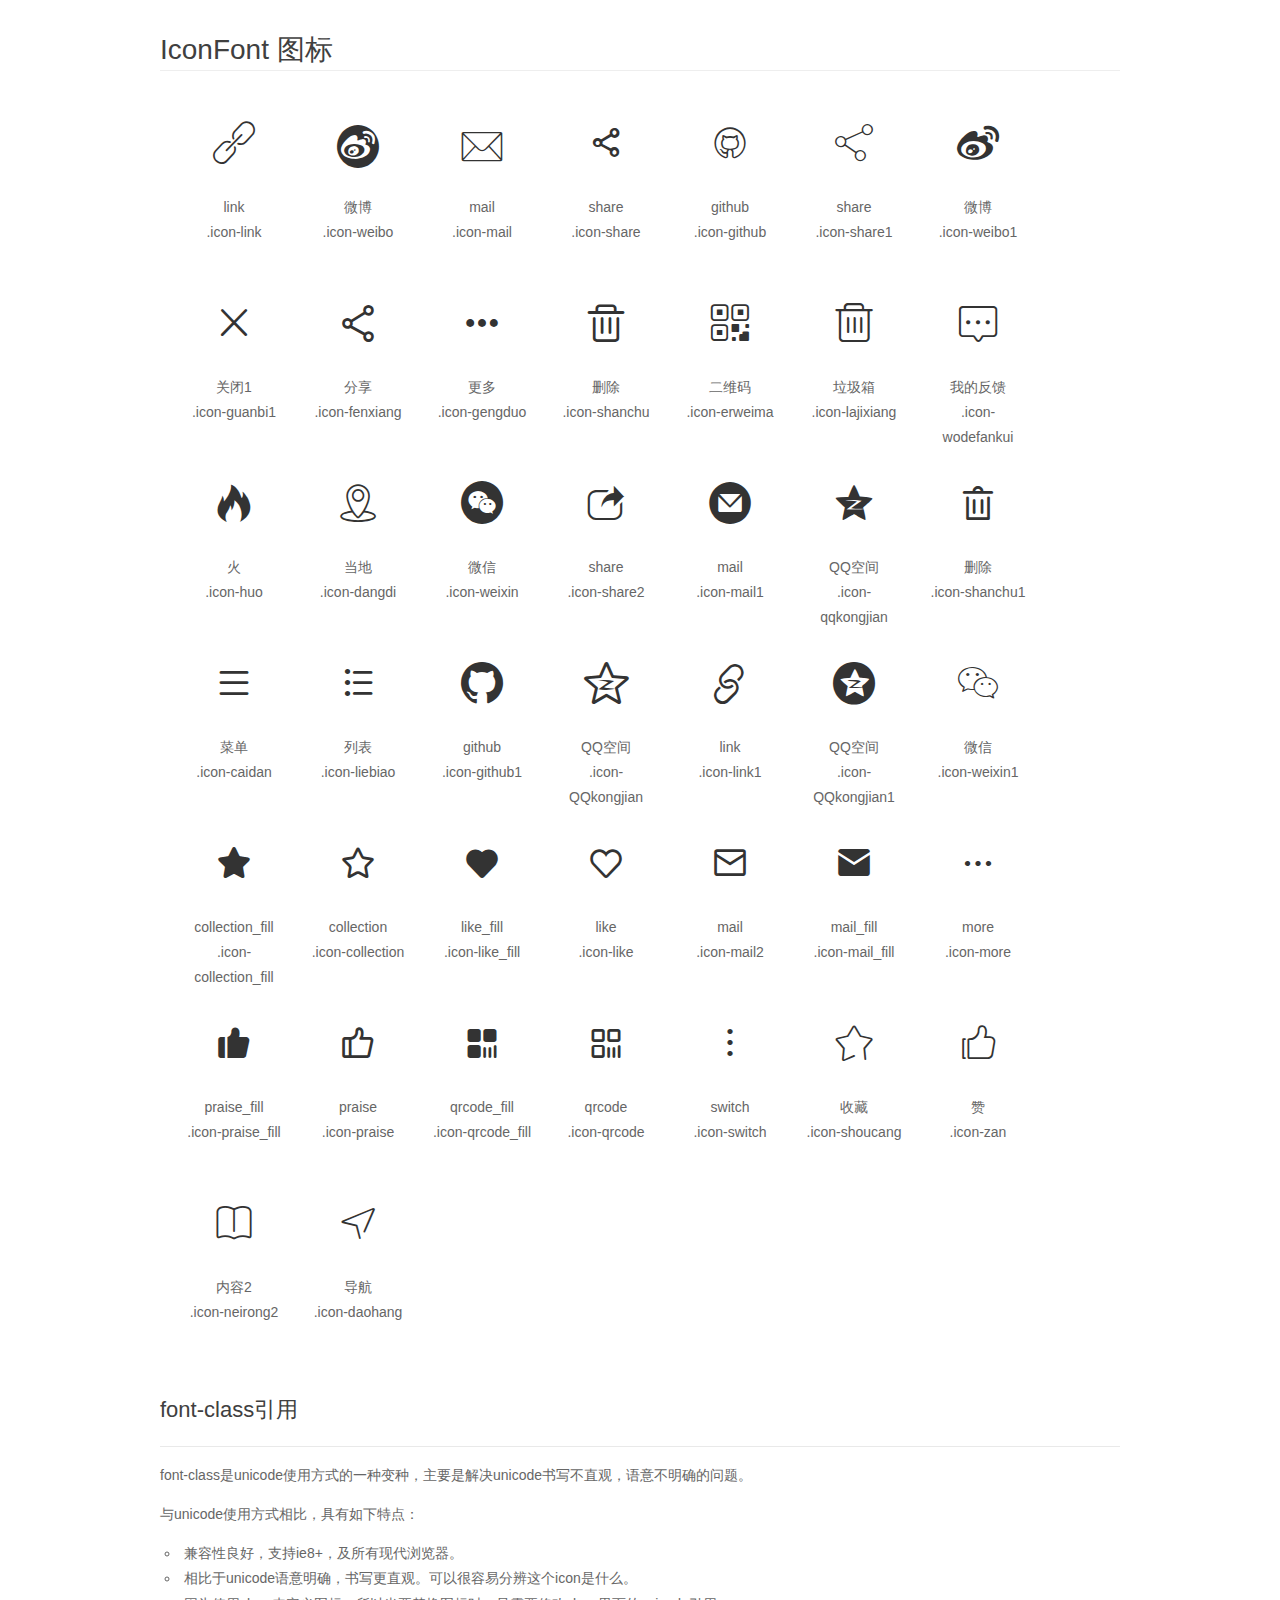
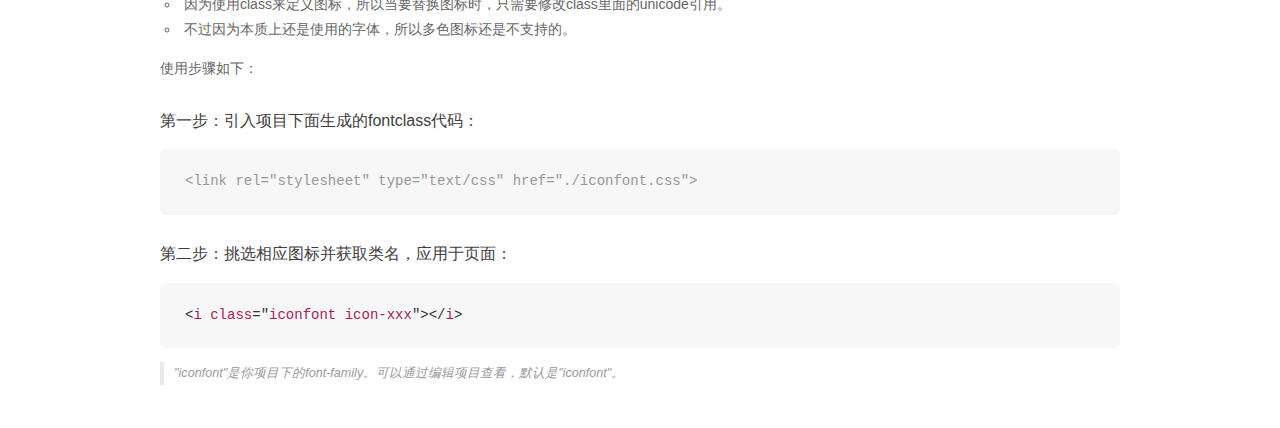
<file: fonts/font_lokn0dz1xbsjdcxr/demo_fontclass.html>
<!DOCTYPE html>
<html>
<head>
    <meta charset="utf-8"/>
    <title>IconFont</title>
    <link rel="stylesheet" href="demo.css">
    <link rel="stylesheet" href="iconfont.css">
</head>
<body>
    <div class="main markdown">
        <h1>IconFont 图标</h1>
        <ul class="icon_lists clear">
            
                <li>
                <i class="icon iconfont icon-link"></i>
                    <div class="name">link</div>
                    <div class="fontclass">.icon-link</div>
                </li>
            
                <li>
                <i class="icon iconfont icon-weibo"></i>
                    <div class="name">微博</div>
                    <div class="fontclass">.icon-weibo</div>
                </li>
            
                <li>
                <i class="icon iconfont icon-mail"></i>
                    <div class="name">mail</div>
                    <div class="fontclass">.icon-mail</div>
                </li>
            
                <li>
                <i class="icon iconfont icon-share"></i>
                    <div class="name">share</div>
                    <div class="fontclass">.icon-share</div>
                </li>
            
                <li>
                <i class="icon iconfont icon-github"></i>
                    <div class="name">github</div>
                    <div class="fontclass">.icon-github</div>
                </li>
            
                <li>
                <i class="icon iconfont icon-share1"></i>
                    <div class="name">share</div>
                    <div class="fontclass">.icon-share1</div>
                </li>
            
                <li>
                <i class="icon iconfont icon-weibo1"></i>
                    <div class="name">微博</div>
                    <div class="fontclass">.icon-weibo1</div>
                </li>
            
                <li>
                <i class="icon iconfont icon-guanbi1"></i>
                    <div class="name">关闭1</div>
                    <div class="fontclass">.icon-guanbi1</div>
                </li>
            
                <li>
                <i class="icon iconfont icon-fenxiang"></i>
                    <div class="name">分享</div>
                    <div class="fontclass">.icon-fenxiang</div>
                </li>
            
                <li>
                <i class="icon iconfont icon-gengduo"></i>
                    <div class="name">更多</div>
                    <div class="fontclass">.icon-gengduo</div>
                </li>
            
                <li>
                <i class="icon iconfont icon-shanchu"></i>
                    <div class="name">删除</div>
                    <div class="fontclass">.icon-shanchu</div>
                </li>
            
                <li>
                <i class="icon iconfont icon-erweima"></i>
                    <div class="name">二维码</div>
                    <div class="fontclass">.icon-erweima</div>
                </li>
            
                <li>
                <i class="icon iconfont icon-lajixiang"></i>
                    <div class="name">垃圾箱</div>
                    <div class="fontclass">.icon-lajixiang</div>
                </li>
            
                <li>
                <i class="icon iconfont icon-wodefankui"></i>
                    <div class="name">我的反馈</div>
                    <div class="fontclass">.icon-wodefankui</div>
                </li>
            
                <li>
                <i class="icon iconfont icon-huo"></i>
                    <div class="name">火</div>
                    <div class="fontclass">.icon-huo</div>
                </li>
            
                <li>
                <i class="icon iconfont icon-dangdi"></i>
                    <div class="name">当地</div>
                    <div class="fontclass">.icon-dangdi</div>
                </li>
            
                <li>
                <i class="icon iconfont icon-weixin"></i>
                    <div class="name">微信</div>
                    <div class="fontclass">.icon-weixin</div>
                </li>
            
                <li>
                <i class="icon iconfont icon-share2"></i>
                    <div class="name">share</div>
                    <div class="fontclass">.icon-share2</div>
                </li>
            
                <li>
                <i class="icon iconfont icon-mail1"></i>
                    <div class="name">mail</div>
                    <div class="fontclass">.icon-mail1</div>
                </li>
            
                <li>
                <i class="icon iconfont icon-qqkongjian"></i>
                    <div class="name">QQ空间</div>
                    <div class="fontclass">.icon-qqkongjian</div>
                </li>
            
                <li>
                <i class="icon iconfont icon-shanchu1"></i>
                    <div class="name">删除</div>
                    <div class="fontclass">.icon-shanchu1</div>
                </li>
            
                <li>
                <i class="icon iconfont icon-caidan"></i>
                    <div class="name">菜单</div>
                    <div class="fontclass">.icon-caidan</div>
                </li>
            
                <li>
                <i class="icon iconfont icon-liebiao"></i>
                    <div class="name">列表</div>
                    <div class="fontclass">.icon-liebiao</div>
                </li>
            
                <li>
                <i class="icon iconfont icon-github1"></i>
                    <div class="name">github</div>
                    <div class="fontclass">.icon-github1</div>
                </li>
            
                <li>
                <i class="icon iconfont icon-QQkongjian"></i>
                    <div class="name">QQ空间</div>
                    <div class="fontclass">.icon-QQkongjian</div>
                </li>
            
                <li>
                <i class="icon iconfont icon-link1"></i>
                    <div class="name">link</div>
                    <div class="fontclass">.icon-link1</div>
                </li>
            
                <li>
                <i class="icon iconfont icon-QQkongjian1"></i>
                    <div class="name">QQ空间</div>
                    <div class="fontclass">.icon-QQkongjian1</div>
                </li>
            
                <li>
                <i class="icon iconfont icon-weixin1"></i>
                    <div class="name">微信</div>
                    <div class="fontclass">.icon-weixin1</div>
                </li>
            
                <li>
                <i class="icon iconfont icon-collection_fill"></i>
                    <div class="name">collection_fill</div>
                    <div class="fontclass">.icon-collection_fill</div>
                </li>
            
                <li>
                <i class="icon iconfont icon-collection"></i>
                    <div class="name">collection</div>
                    <div class="fontclass">.icon-collection</div>
                </li>
            
                <li>
                <i class="icon iconfont icon-like_fill"></i>
                    <div class="name">like_fill</div>
                    <div class="fontclass">.icon-like_fill</div>
                </li>
            
                <li>
                <i class="icon iconfont icon-like"></i>
                    <div class="name">like</div>
                    <div class="fontclass">.icon-like</div>
                </li>
            
                <li>
                <i class="icon iconfont icon-mail2"></i>
                    <div class="name">mail</div>
                    <div class="fontclass">.icon-mail2</div>
                </li>
            
                <li>
                <i class="icon iconfont icon-mail_fill"></i>
                    <div class="name">mail_fill</div>
                    <div class="fontclass">.icon-mail_fill</div>
                </li>
            
                <li>
                <i class="icon iconfont icon-more"></i>
                    <div class="name">more</div>
                    <div class="fontclass">.icon-more</div>
                </li>
            
                <li>
                <i class="icon iconfont icon-praise_fill"></i>
                    <div class="name">praise_fill</div>
                    <div class="fontclass">.icon-praise_fill</div>
                </li>
            
                <li>
                <i class="icon iconfont icon-praise"></i>
                    <div class="name">praise</div>
                    <div class="fontclass">.icon-praise</div>
                </li>
            
                <li>
                <i class="icon iconfont icon-qrcode_fill"></i>
                    <div class="name">qrcode_fill</div>
                    <div class="fontclass">.icon-qrcode_fill</div>
                </li>
            
                <li>
                <i class="icon iconfont icon-qrcode"></i>
                    <div class="name">qrcode</div>
                    <div class="fontclass">.icon-qrcode</div>
                </li>
            
                <li>
                <i class="icon iconfont icon-switch"></i>
                    <div class="name">switch</div>
                    <div class="fontclass">.icon-switch</div>
                </li>
            
                <li>
                <i class="icon iconfont icon-shoucang"></i>
                    <div class="name"> 收藏</div>
                    <div class="fontclass">.icon-shoucang</div>
                </li>
            
                <li>
                <i class="icon iconfont icon-zan"></i>
                    <div class="name">赞</div>
                    <div class="fontclass">.icon-zan</div>
                </li>
            
                <li>
                <i class="icon iconfont icon-neirong2"></i>
                    <div class="name"> 内容2</div>
                    <div class="fontclass">.icon-neirong2</div>
                </li>
            
                <li>
                <i class="icon iconfont icon-daohang"></i>
                    <div class="name">导航</div>
                    <div class="fontclass">.icon-daohang</div>
                </li>
            
        </ul>

        <h2 id="font-class-">font-class引用</h2>
        <hr>

        <p>font-class是unicode使用方式的一种变种，主要是解决unicode书写不直观，语意不明确的问题。</p>
        <p>与unicode使用方式相比，具有如下特点：</p>
        <ul>
        <li>兼容性良好，支持ie8+，及所有现代浏览器。</li>
        <li>相比于unicode语意明确，书写更直观。可以很容易分辨这个icon是什么。</li>
        <li>因为使用class来定义图标，所以当要替换图标时，只需要修改class里面的unicode引用。</li>
        <li>不过因为本质上还是使用的字体，所以多色图标还是不支持的。</li>
        </ul>
        <p>使用步骤如下：</p>
        <h3 id="-fontclass-">第一步：引入项目下面生成的fontclass代码：</h3>


        <pre><code class="lang-js hljs javascript"><span class="hljs-comment">&lt;link rel="stylesheet" type="text/css" href="./iconfont.css"&gt;</span></code></pre>
        <h3 id="-">第二步：挑选相应图标并获取类名，应用于页面：</h3>
        <pre><code class="lang-css hljs">&lt;<span class="hljs-selector-tag">i</span> <span class="hljs-selector-tag">class</span>="<span class="hljs-selector-tag">iconfont</span> <span class="hljs-selector-tag">icon-xxx</span>"&gt;&lt;/<span class="hljs-selector-tag">i</span>&gt;</code></pre>
        <blockquote>
        <p>"iconfont"是你项目下的font-family。可以通过编辑项目查看，默认是"iconfont"。</p>
        </blockquote>
    </div>
</body>
</html>
</file>
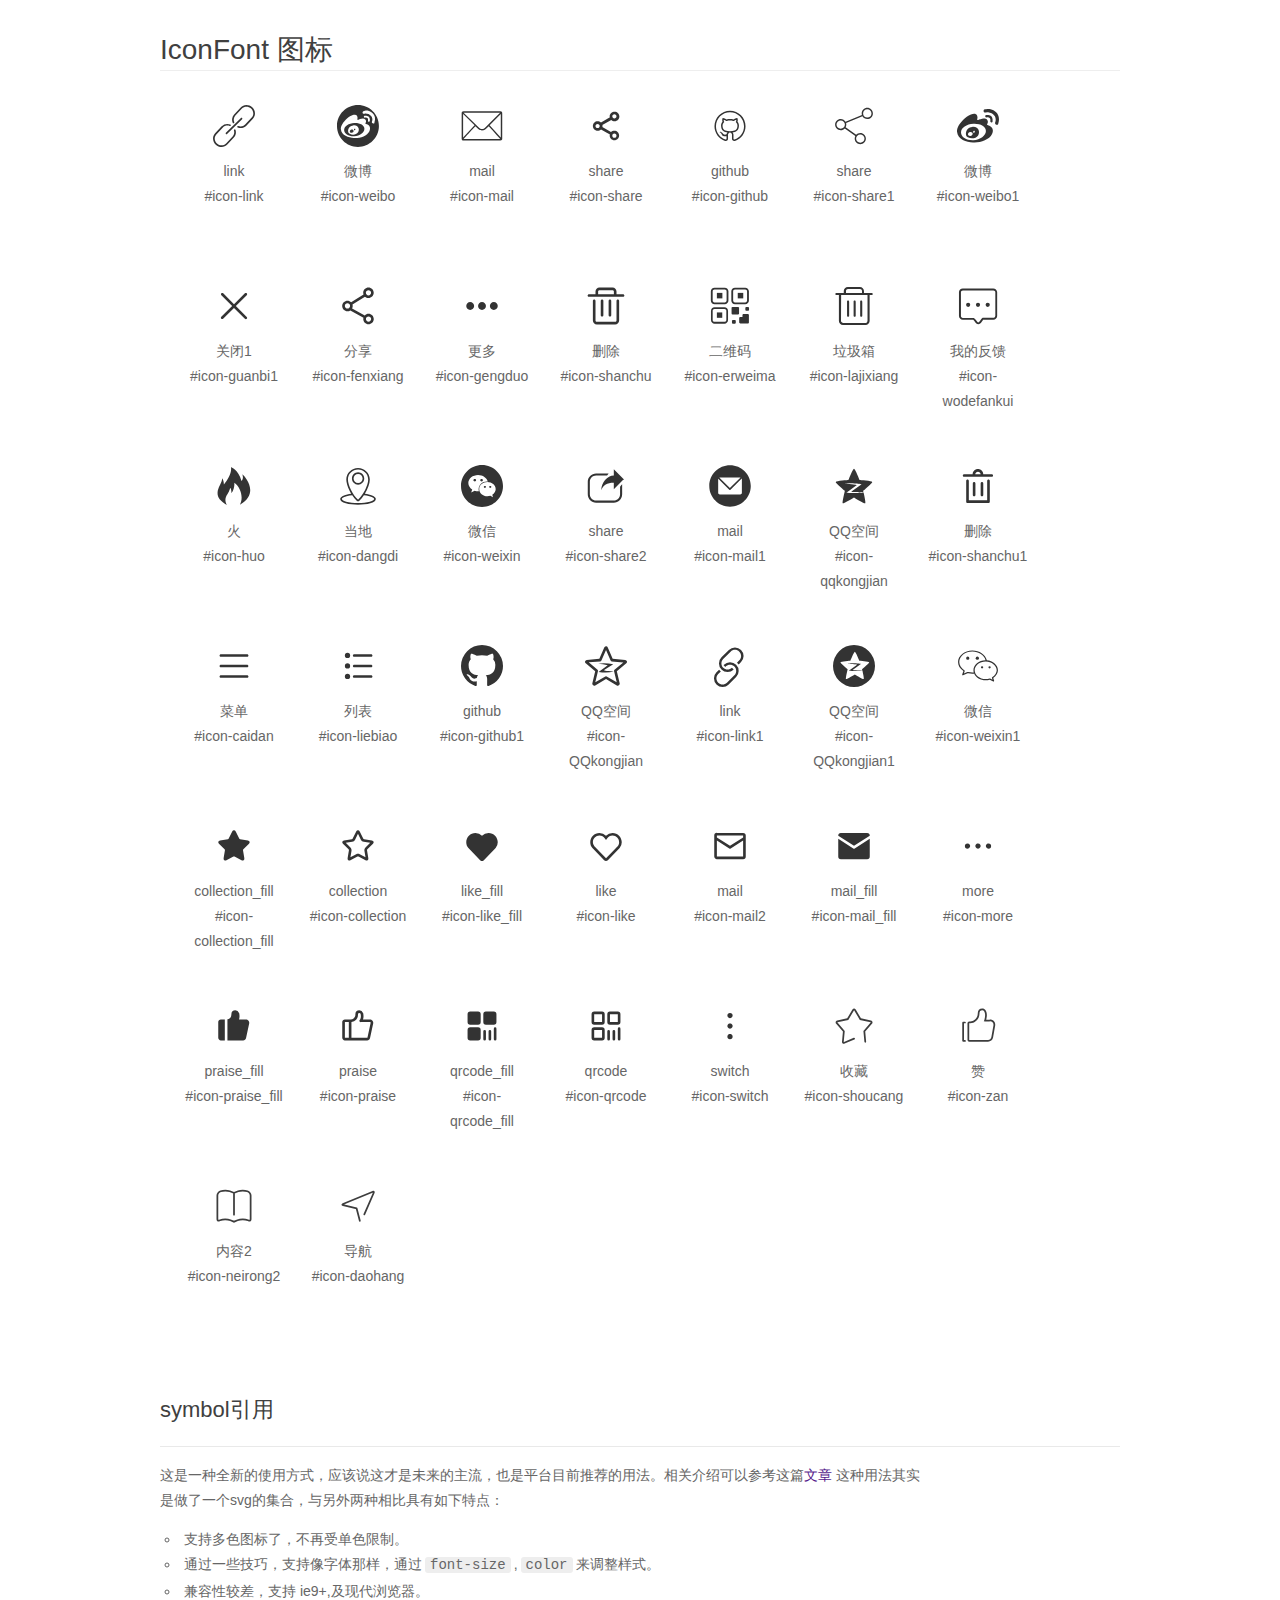
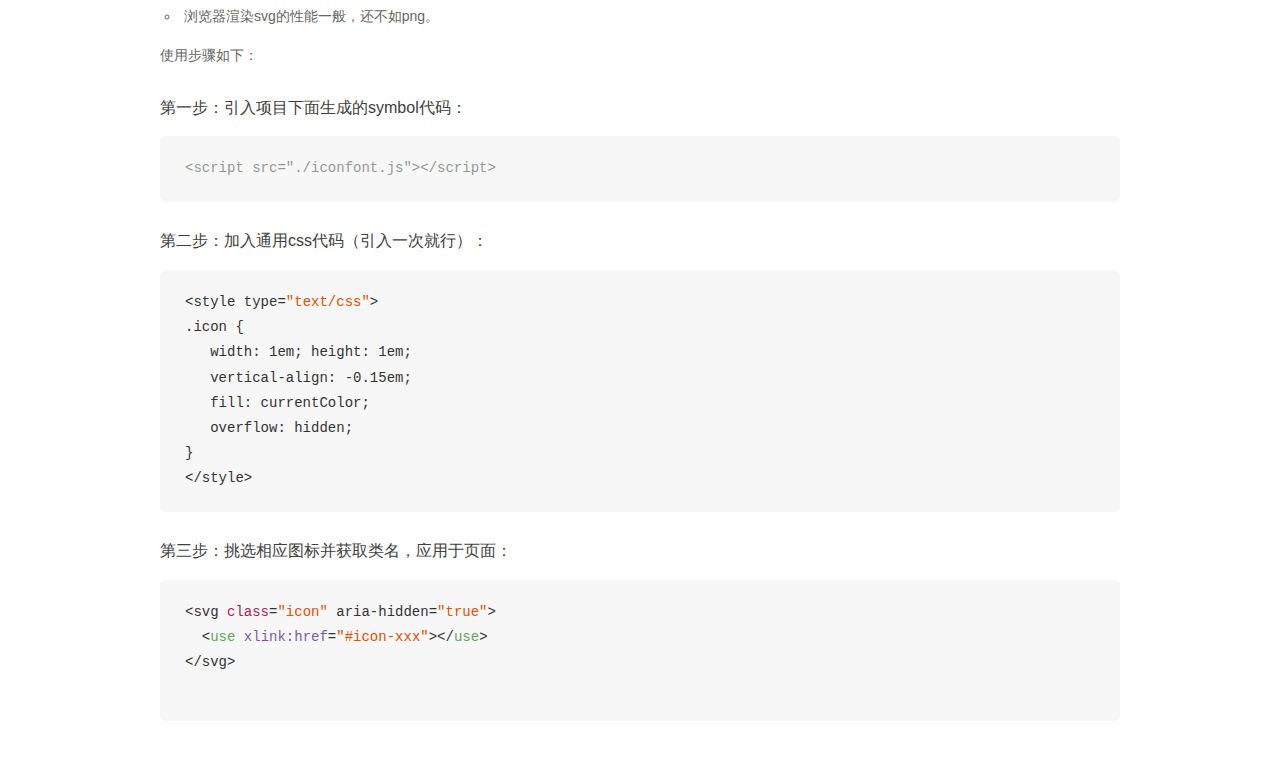
<file: fonts/font_lokn0dz1xbsjdcxr/demo_symbol.html>
<!DOCTYPE html>
<html>
<head>
    <meta charset="utf-8"/>
    <title>IconFont</title>
    <link rel="stylesheet" href="demo.css">
    <script src="iconfont.js"></script>

    <style type="text/css">
        .icon {
          /* 通过设置 font-size 来改变图标大小 */
          width: 1em; height: 1em;
          /* 图标和文字相邻时，垂直对齐 */
          vertical-align: -0.15em;
          /* 通过设置 color 来改变 SVG 的颜色/fill */
          fill: currentColor;
          /* path 和 stroke 溢出 viewBox 部分在 IE 下会显示
             normalize.css 中也包含这行 */
          overflow: hidden;
        }

    </style>
</head>
<body>
    <div class="main markdown">
        <h1>IconFont 图标</h1>
        <ul class="icon_lists clear">
            
                <li>
                    <svg class="icon" aria-hidden="true">
                        <use xlink:href="#icon-link"></use>
                    </svg>
                    <div class="name">link</div>
                    <div class="fontclass">#icon-link</div>
                </li>
            
                <li>
                    <svg class="icon" aria-hidden="true">
                        <use xlink:href="#icon-weibo"></use>
                    </svg>
                    <div class="name">微博</div>
                    <div class="fontclass">#icon-weibo</div>
                </li>
            
                <li>
                    <svg class="icon" aria-hidden="true">
                        <use xlink:href="#icon-mail"></use>
                    </svg>
                    <div class="name">mail</div>
                    <div class="fontclass">#icon-mail</div>
                </li>
            
                <li>
                    <svg class="icon" aria-hidden="true">
                        <use xlink:href="#icon-share"></use>
                    </svg>
                    <div class="name">share</div>
                    <div class="fontclass">#icon-share</div>
                </li>
            
                <li>
                    <svg class="icon" aria-hidden="true">
                        <use xlink:href="#icon-github"></use>
                    </svg>
                    <div class="name">github</div>
                    <div class="fontclass">#icon-github</div>
                </li>
            
                <li>
                    <svg class="icon" aria-hidden="true">
                        <use xlink:href="#icon-share1"></use>
                    </svg>
                    <div class="name">share</div>
                    <div class="fontclass">#icon-share1</div>
                </li>
            
                <li>
                    <svg class="icon" aria-hidden="true">
                        <use xlink:href="#icon-weibo1"></use>
                    </svg>
                    <div class="name">微博</div>
                    <div class="fontclass">#icon-weibo1</div>
                </li>
            
                <li>
                    <svg class="icon" aria-hidden="true">
                        <use xlink:href="#icon-guanbi1"></use>
                    </svg>
                    <div class="name">关闭1</div>
                    <div class="fontclass">#icon-guanbi1</div>
                </li>
            
                <li>
                    <svg class="icon" aria-hidden="true">
                        <use xlink:href="#icon-fenxiang"></use>
                    </svg>
                    <div class="name">分享</div>
                    <div class="fontclass">#icon-fenxiang</div>
                </li>
            
                <li>
                    <svg class="icon" aria-hidden="true">
                        <use xlink:href="#icon-gengduo"></use>
                    </svg>
                    <div class="name">更多</div>
                    <div class="fontclass">#icon-gengduo</div>
                </li>
            
                <li>
                    <svg class="icon" aria-hidden="true">
                        <use xlink:href="#icon-shanchu"></use>
                    </svg>
                    <div class="name">删除</div>
                    <div class="fontclass">#icon-shanchu</div>
                </li>
            
                <li>
                    <svg class="icon" aria-hidden="true">
                        <use xlink:href="#icon-erweima"></use>
                    </svg>
                    <div class="name">二维码</div>
                    <div class="fontclass">#icon-erweima</div>
                </li>
            
                <li>
                    <svg class="icon" aria-hidden="true">
                        <use xlink:href="#icon-lajixiang"></use>
                    </svg>
                    <div class="name">垃圾箱</div>
                    <div class="fontclass">#icon-lajixiang</div>
                </li>
            
                <li>
                    <svg class="icon" aria-hidden="true">
                        <use xlink:href="#icon-wodefankui"></use>
                    </svg>
                    <div class="name">我的反馈</div>
                    <div class="fontclass">#icon-wodefankui</div>
                </li>
            
                <li>
                    <svg class="icon" aria-hidden="true">
                        <use xlink:href="#icon-huo"></use>
                    </svg>
                    <div class="name">火</div>
                    <div class="fontclass">#icon-huo</div>
                </li>
            
                <li>
                    <svg class="icon" aria-hidden="true">
                        <use xlink:href="#icon-dangdi"></use>
                    </svg>
                    <div class="name">当地</div>
                    <div class="fontclass">#icon-dangdi</div>
                </li>
            
                <li>
                    <svg class="icon" aria-hidden="true">
                        <use xlink:href="#icon-weixin"></use>
                    </svg>
                    <div class="name">微信</div>
                    <div class="fontclass">#icon-weixin</div>
                </li>
            
                <li>
                    <svg class="icon" aria-hidden="true">
                        <use xlink:href="#icon-share2"></use>
                    </svg>
                    <div class="name">share</div>
                    <div class="fontclass">#icon-share2</div>
                </li>
            
                <li>
                    <svg class="icon" aria-hidden="true">
                        <use xlink:href="#icon-mail1"></use>
                    </svg>
                    <div class="name">mail</div>
                    <div class="fontclass">#icon-mail1</div>
                </li>
            
                <li>
                    <svg class="icon" aria-hidden="true">
                        <use xlink:href="#icon-qqkongjian"></use>
                    </svg>
                    <div class="name">QQ空间</div>
                    <div class="fontclass">#icon-qqkongjian</div>
                </li>
            
                <li>
                    <svg class="icon" aria-hidden="true">
                        <use xlink:href="#icon-shanchu1"></use>
                    </svg>
                    <div class="name">删除</div>
                    <div class="fontclass">#icon-shanchu1</div>
                </li>
            
                <li>
                    <svg class="icon" aria-hidden="true">
                        <use xlink:href="#icon-caidan"></use>
                    </svg>
                    <div class="name">菜单</div>
                    <div class="fontclass">#icon-caidan</div>
                </li>
            
                <li>
                    <svg class="icon" aria-hidden="true">
                        <use xlink:href="#icon-liebiao"></use>
                    </svg>
                    <div class="name">列表</div>
                    <div class="fontclass">#icon-liebiao</div>
                </li>
            
                <li>
                    <svg class="icon" aria-hidden="true">
                        <use xlink:href="#icon-github1"></use>
                    </svg>
                    <div class="name">github</div>
                    <div class="fontclass">#icon-github1</div>
                </li>
            
                <li>
                    <svg class="icon" aria-hidden="true">
                        <use xlink:href="#icon-QQkongjian"></use>
                    </svg>
                    <div class="name">QQ空间</div>
                    <div class="fontclass">#icon-QQkongjian</div>
                </li>
            
                <li>
                    <svg class="icon" aria-hidden="true">
                        <use xlink:href="#icon-link1"></use>
                    </svg>
                    <div class="name">link</div>
                    <div class="fontclass">#icon-link1</div>
                </li>
            
                <li>
                    <svg class="icon" aria-hidden="true">
                        <use xlink:href="#icon-QQkongjian1"></use>
                    </svg>
                    <div class="name">QQ空间</div>
                    <div class="fontclass">#icon-QQkongjian1</div>
                </li>
            
                <li>
                    <svg class="icon" aria-hidden="true">
                        <use xlink:href="#icon-weixin1"></use>
                    </svg>
                    <div class="name">微信</div>
                    <div class="fontclass">#icon-weixin1</div>
                </li>
            
                <li>
                    <svg class="icon" aria-hidden="true">
                        <use xlink:href="#icon-collection_fill"></use>
                    </svg>
                    <div class="name">collection_fill</div>
                    <div class="fontclass">#icon-collection_fill</div>
                </li>
            
                <li>
                    <svg class="icon" aria-hidden="true">
                        <use xlink:href="#icon-collection"></use>
                    </svg>
                    <div class="name">collection</div>
                    <div class="fontclass">#icon-collection</div>
                </li>
            
                <li>
                    <svg class="icon" aria-hidden="true">
                        <use xlink:href="#icon-like_fill"></use>
                    </svg>
                    <div class="name">like_fill</div>
                    <div class="fontclass">#icon-like_fill</div>
                </li>
            
                <li>
                    <svg class="icon" aria-hidden="true">
                        <use xlink:href="#icon-like"></use>
                    </svg>
                    <div class="name">like</div>
                    <div class="fontclass">#icon-like</div>
                </li>
            
                <li>
                    <svg class="icon" aria-hidden="true">
                        <use xlink:href="#icon-mail2"></use>
                    </svg>
                    <div class="name">mail</div>
                    <div class="fontclass">#icon-mail2</div>
                </li>
            
                <li>
                    <svg class="icon" aria-hidden="true">
                        <use xlink:href="#icon-mail_fill"></use>
                    </svg>
                    <div class="name">mail_fill</div>
                    <div class="fontclass">#icon-mail_fill</div>
                </li>
            
                <li>
                    <svg class="icon" aria-hidden="true">
                        <use xlink:href="#icon-more"></use>
                    </svg>
                    <div class="name">more</div>
                    <div class="fontclass">#icon-more</div>
                </li>
            
                <li>
                    <svg class="icon" aria-hidden="true">
                        <use xlink:href="#icon-praise_fill"></use>
                    </svg>
                    <div class="name">praise_fill</div>
                    <div class="fontclass">#icon-praise_fill</div>
                </li>
            
                <li>
                    <svg class="icon" aria-hidden="true">
                        <use xlink:href="#icon-praise"></use>
                    </svg>
                    <div class="name">praise</div>
                    <div class="fontclass">#icon-praise</div>
                </li>
            
                <li>
                    <svg class="icon" aria-hidden="true">
                        <use xlink:href="#icon-qrcode_fill"></use>
                    </svg>
                    <div class="name">qrcode_fill</div>
                    <div class="fontclass">#icon-qrcode_fill</div>
                </li>
            
                <li>
                    <svg class="icon" aria-hidden="true">
                        <use xlink:href="#icon-qrcode"></use>
                    </svg>
                    <div class="name">qrcode</div>
                    <div class="fontclass">#icon-qrcode</div>
                </li>
            
                <li>
                    <svg class="icon" aria-hidden="true">
                        <use xlink:href="#icon-switch"></use>
                    </svg>
                    <div class="name">switch</div>
                    <div class="fontclass">#icon-switch</div>
                </li>
            
                <li>
                    <svg class="icon" aria-hidden="true">
                        <use xlink:href="#icon-shoucang"></use>
                    </svg>
                    <div class="name"> 收藏</div>
                    <div class="fontclass">#icon-shoucang</div>
                </li>
            
                <li>
                    <svg class="icon" aria-hidden="true">
                        <use xlink:href="#icon-zan"></use>
                    </svg>
                    <div class="name">赞</div>
                    <div class="fontclass">#icon-zan</div>
                </li>
            
                <li>
                    <svg class="icon" aria-hidden="true">
                        <use xlink:href="#icon-neirong2"></use>
                    </svg>
                    <div class="name"> 内容2</div>
                    <div class="fontclass">#icon-neirong2</div>
                </li>
            
                <li>
                    <svg class="icon" aria-hidden="true">
                        <use xlink:href="#icon-daohang"></use>
                    </svg>
                    <div class="name">导航</div>
                    <div class="fontclass">#icon-daohang</div>
                </li>
            
        </ul>


        <h2 id="symbol-">symbol引用</h2>
        <hr>

        <p>这是一种全新的使用方式，应该说这才是未来的主流，也是平台目前推荐的用法。相关介绍可以参考这篇<a href="">文章</a>
        这种用法其实是做了一个svg的集合，与另外两种相比具有如下特点：</p>
        <ul>
          <li>支持多色图标了，不再受单色限制。</li>
          <li>通过一些技巧，支持像字体那样，通过<code>font-size</code>,<code>color</code>来调整样式。</li>
          <li>兼容性较差，支持 ie9+,及现代浏览器。</li>
          <li>浏览器渲染svg的性能一般，还不如png。</li>
        </ul>
        <p>使用步骤如下：</p>
        <h3 id="-symbol-">第一步：引入项目下面生成的symbol代码：</h3>
        <pre><code class="lang-js hljs javascript"><span class="hljs-comment">&lt;script src="./iconfont.js"&gt;&lt;/script&gt;</span></code></pre>
        <h3 id="-css-">第二步：加入通用css代码（引入一次就行）：</h3>
        <pre><code class="lang-js hljs javascript">&lt;style type=<span class="hljs-string">"text/css"</span>&gt;
.icon {
   width: <span class="hljs-number">1</span>em; height: <span class="hljs-number">1</span>em;
   vertical-align: <span class="hljs-number">-0.15</span>em;
   fill: currentColor;
   overflow: hidden;
}
&lt;<span class="hljs-regexp">/style&gt;</span></code></pre>
        <h3 id="-">第三步：挑选相应图标并获取类名，应用于页面：</h3>
        <pre><code class="lang-js hljs javascript">&lt;svg <span class="hljs-class"><span class="hljs-keyword">class</span></span>=<span class="hljs-string">"icon"</span> aria-hidden=<span class="hljs-string">"true"</span>&gt;<span class="xml"><span class="hljs-tag">
  &lt;<span class="hljs-name">use</span> <span class="hljs-attr">xlink:href</span>=<span class="hljs-string">"#icon-xxx"</span>&gt;</span><span class="hljs-tag">&lt;/<span class="hljs-name">use</span>&gt;</span>
</span>&lt;<span class="hljs-regexp">/svg&gt;
        </span></code></pre>
    </div>
</body>
</html>
</file>
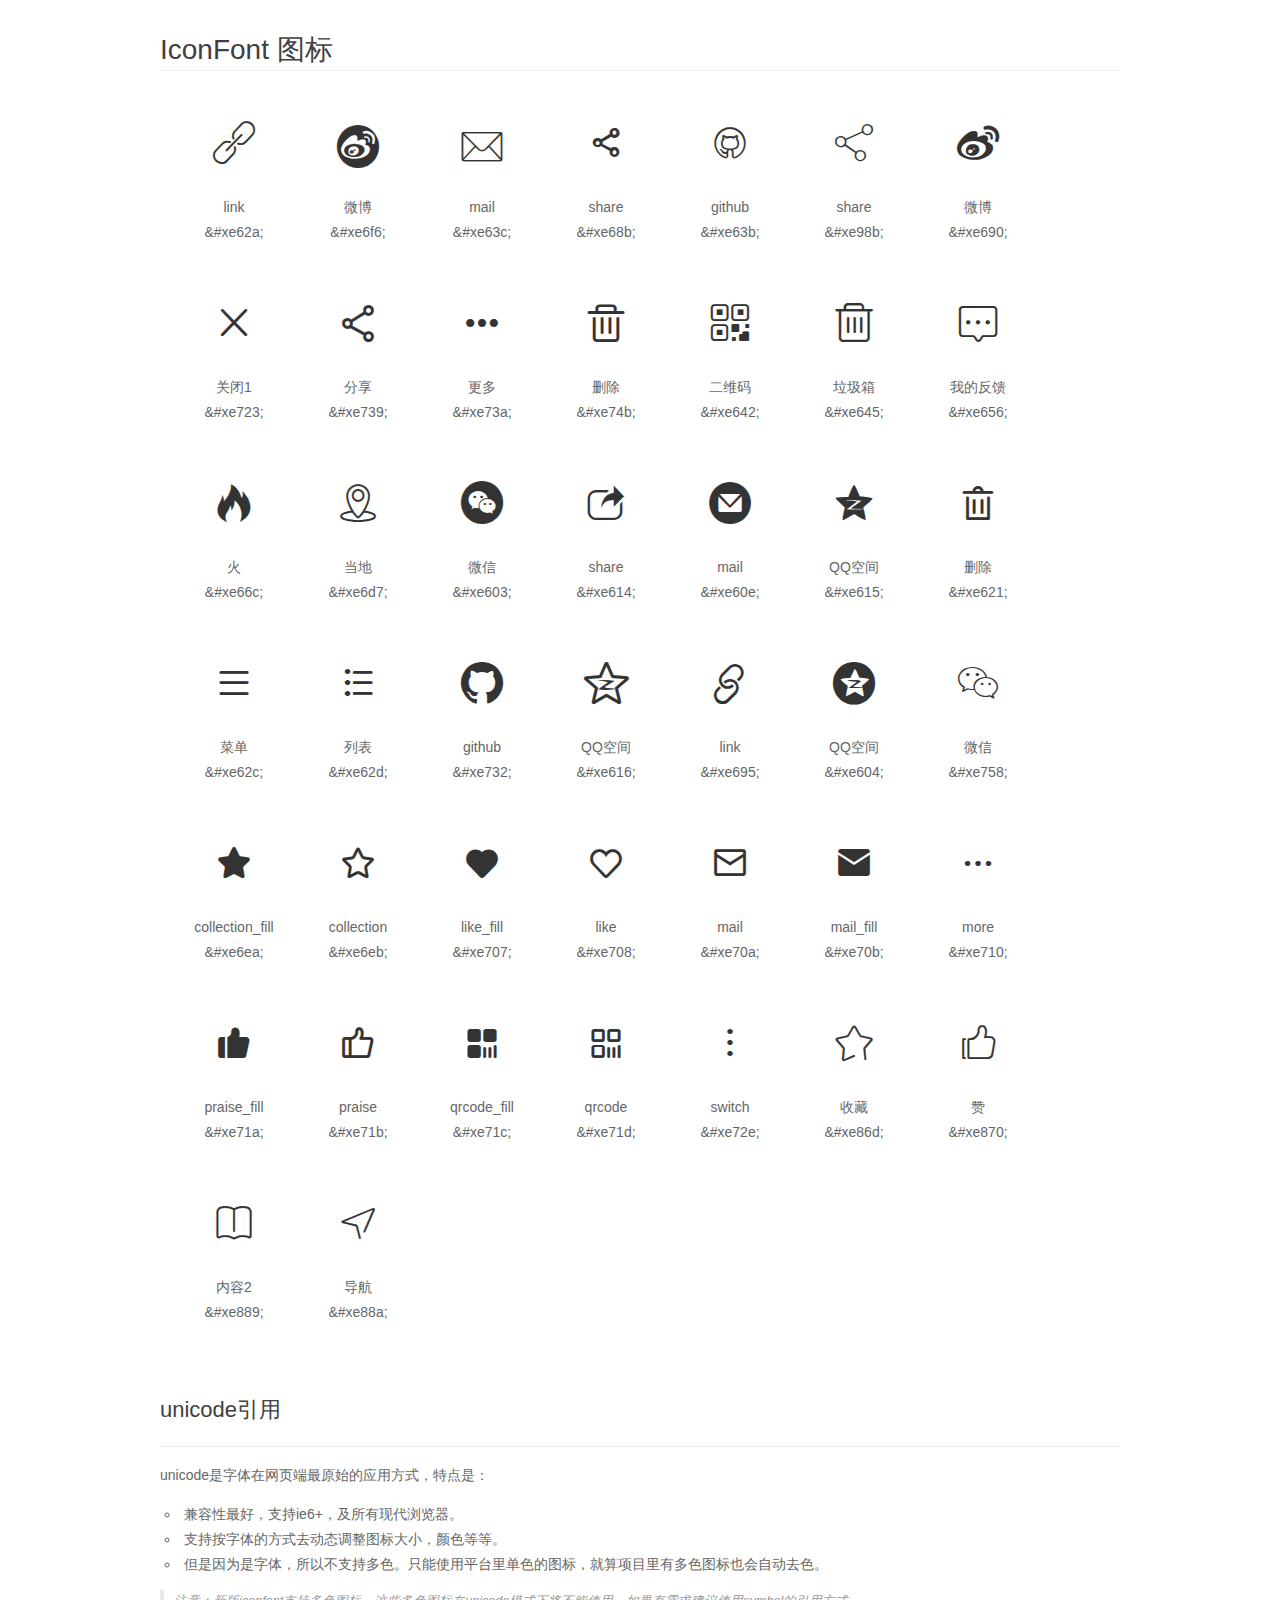
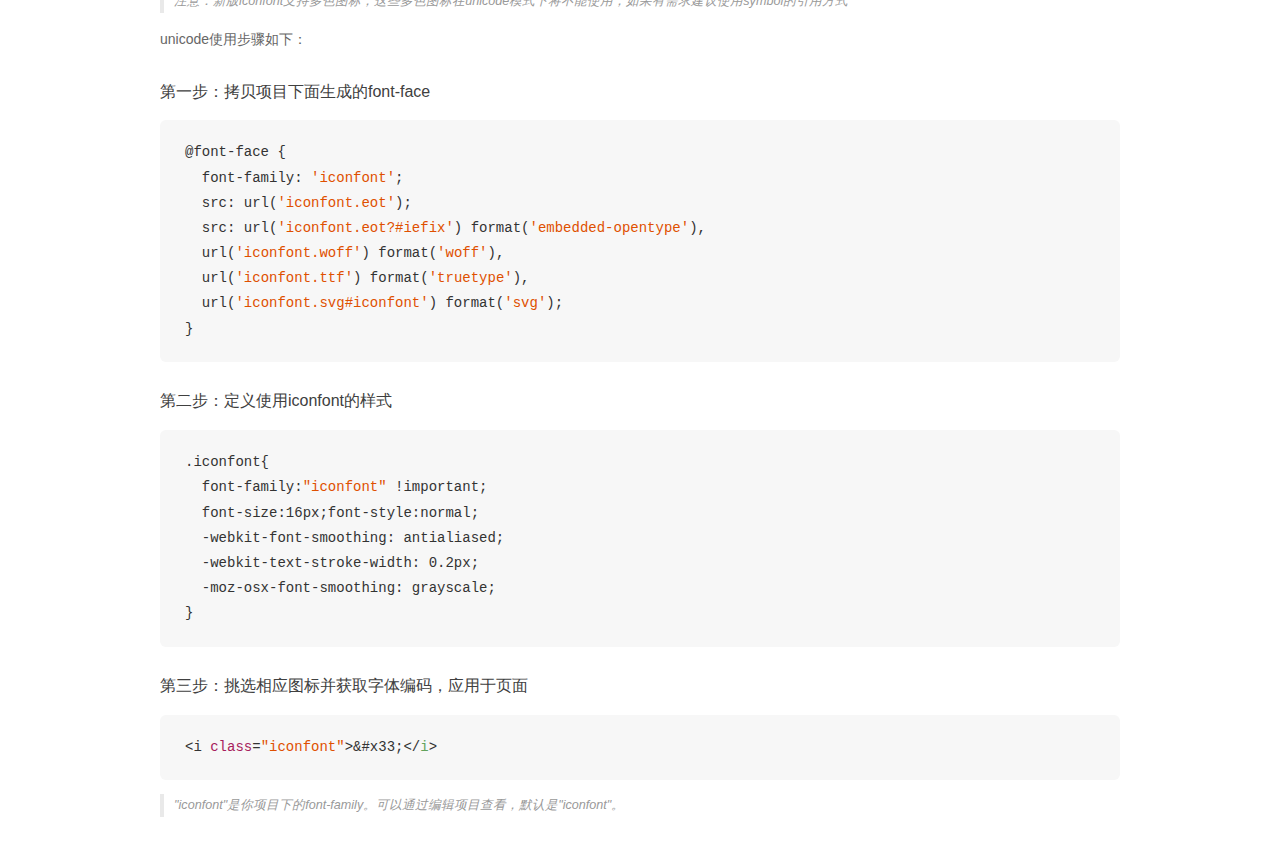
<file: fonts/font_lokn0dz1xbsjdcxr/demo_unicode.html>
<!DOCTYPE html>
<html>
<head>
    <meta charset="utf-8"/>
    <title>IconFont</title>
    <link rel="stylesheet" href="demo.css">

    <style type="text/css">

        @font-face {font-family: "iconfont";
          src: url('iconfont.eot'); /* IE9*/
          src: url('iconfont.eot#iefix') format('embedded-opentype'), /* IE6-IE8 */
          url('iconfont.woff') format('woff'), /* chrome, firefox */
          url('iconfont.ttf') format('truetype'), /* chrome, firefox, opera, Safari, Android, iOS 4.2+*/
          url('iconfont.svg#iconfont') format('svg'); /* iOS 4.1- */
        }

        .iconfont {
          font-family:"iconfont" !important;
          font-size:16px;
          font-style:normal;
          -webkit-font-smoothing: antialiased;
          -webkit-text-stroke-width: 0.2px;
          -moz-osx-font-smoothing: grayscale;
        }

    </style>
</head>
<body>
    <div class="main markdown">
        <h1>IconFont 图标</h1>
        <ul class="icon_lists clear">
            
                <li>
                <i class="icon iconfont">&#xe62a;</i>
                    <div class="name">link</div>
                    <div class="code">&amp;#xe62a;</div>
                </li>
            
                <li>
                <i class="icon iconfont">&#xe6f6;</i>
                    <div class="name">微博</div>
                    <div class="code">&amp;#xe6f6;</div>
                </li>
            
                <li>
                <i class="icon iconfont">&#xe63c;</i>
                    <div class="name">mail</div>
                    <div class="code">&amp;#xe63c;</div>
                </li>
            
                <li>
                <i class="icon iconfont">&#xe68b;</i>
                    <div class="name">share</div>
                    <div class="code">&amp;#xe68b;</div>
                </li>
            
                <li>
                <i class="icon iconfont">&#xe63b;</i>
                    <div class="name">github</div>
                    <div class="code">&amp;#xe63b;</div>
                </li>
            
                <li>
                <i class="icon iconfont">&#xe98b;</i>
                    <div class="name">share</div>
                    <div class="code">&amp;#xe98b;</div>
                </li>
            
                <li>
                <i class="icon iconfont">&#xe690;</i>
                    <div class="name">微博</div>
                    <div class="code">&amp;#xe690;</div>
                </li>
            
                <li>
                <i class="icon iconfont">&#xe723;</i>
                    <div class="name">关闭1</div>
                    <div class="code">&amp;#xe723;</div>
                </li>
            
                <li>
                <i class="icon iconfont">&#xe739;</i>
                    <div class="name">分享</div>
                    <div class="code">&amp;#xe739;</div>
                </li>
            
                <li>
                <i class="icon iconfont">&#xe73a;</i>
                    <div class="name">更多</div>
                    <div class="code">&amp;#xe73a;</div>
                </li>
            
                <li>
                <i class="icon iconfont">&#xe74b;</i>
                    <div class="name">删除</div>
                    <div class="code">&amp;#xe74b;</div>
                </li>
            
                <li>
                <i class="icon iconfont">&#xe642;</i>
                    <div class="name">二维码</div>
                    <div class="code">&amp;#xe642;</div>
                </li>
            
                <li>
                <i class="icon iconfont">&#xe645;</i>
                    <div class="name">垃圾箱</div>
                    <div class="code">&amp;#xe645;</div>
                </li>
            
                <li>
                <i class="icon iconfont">&#xe656;</i>
                    <div class="name">我的反馈</div>
                    <div class="code">&amp;#xe656;</div>
                </li>
            
                <li>
                <i class="icon iconfont">&#xe66c;</i>
                    <div class="name">火</div>
                    <div class="code">&amp;#xe66c;</div>
                </li>
            
                <li>
                <i class="icon iconfont">&#xe6d7;</i>
                    <div class="name">当地</div>
                    <div class="code">&amp;#xe6d7;</div>
                </li>
            
                <li>
                <i class="icon iconfont">&#xe603;</i>
                    <div class="name">微信</div>
                    <div class="code">&amp;#xe603;</div>
                </li>
            
                <li>
                <i class="icon iconfont">&#xe614;</i>
                    <div class="name">share</div>
                    <div class="code">&amp;#xe614;</div>
                </li>
            
                <li>
                <i class="icon iconfont">&#xe60e;</i>
                    <div class="name">mail</div>
                    <div class="code">&amp;#xe60e;</div>
                </li>
            
                <li>
                <i class="icon iconfont">&#xe615;</i>
                    <div class="name">QQ空间</div>
                    <div class="code">&amp;#xe615;</div>
                </li>
            
                <li>
                <i class="icon iconfont">&#xe621;</i>
                    <div class="name">删除</div>
                    <div class="code">&amp;#xe621;</div>
                </li>
            
                <li>
                <i class="icon iconfont">&#xe62c;</i>
                    <div class="name">菜单</div>
                    <div class="code">&amp;#xe62c;</div>
                </li>
            
                <li>
                <i class="icon iconfont">&#xe62d;</i>
                    <div class="name">列表</div>
                    <div class="code">&amp;#xe62d;</div>
                </li>
            
                <li>
                <i class="icon iconfont">&#xe732;</i>
                    <div class="name">github</div>
                    <div class="code">&amp;#xe732;</div>
                </li>
            
                <li>
                <i class="icon iconfont">&#xe616;</i>
                    <div class="name">QQ空间</div>
                    <div class="code">&amp;#xe616;</div>
                </li>
            
                <li>
                <i class="icon iconfont">&#xe695;</i>
                    <div class="name">link</div>
                    <div class="code">&amp;#xe695;</div>
                </li>
            
                <li>
                <i class="icon iconfont">&#xe604;</i>
                    <div class="name">QQ空间</div>
                    <div class="code">&amp;#xe604;</div>
                </li>
            
                <li>
                <i class="icon iconfont">&#xe758;</i>
                    <div class="name">微信</div>
                    <div class="code">&amp;#xe758;</div>
                </li>
            
                <li>
                <i class="icon iconfont">&#xe6ea;</i>
                    <div class="name">collection_fill</div>
                    <div class="code">&amp;#xe6ea;</div>
                </li>
            
                <li>
                <i class="icon iconfont">&#xe6eb;</i>
                    <div class="name">collection</div>
                    <div class="code">&amp;#xe6eb;</div>
                </li>
            
                <li>
                <i class="icon iconfont">&#xe707;</i>
                    <div class="name">like_fill</div>
                    <div class="code">&amp;#xe707;</div>
                </li>
            
                <li>
                <i class="icon iconfont">&#xe708;</i>
                    <div class="name">like</div>
                    <div class="code">&amp;#xe708;</div>
                </li>
            
                <li>
                <i class="icon iconfont">&#xe70a;</i>
                    <div class="name">mail</div>
                    <div class="code">&amp;#xe70a;</div>
                </li>
            
                <li>
                <i class="icon iconfont">&#xe70b;</i>
                    <div class="name">mail_fill</div>
                    <div class="code">&amp;#xe70b;</div>
                </li>
            
                <li>
                <i class="icon iconfont">&#xe710;</i>
                    <div class="name">more</div>
                    <div class="code">&amp;#xe710;</div>
                </li>
            
                <li>
                <i class="icon iconfont">&#xe71a;</i>
                    <div class="name">praise_fill</div>
                    <div class="code">&amp;#xe71a;</div>
                </li>
            
                <li>
                <i class="icon iconfont">&#xe71b;</i>
                    <div class="name">praise</div>
                    <div class="code">&amp;#xe71b;</div>
                </li>
            
                <li>
                <i class="icon iconfont">&#xe71c;</i>
                    <div class="name">qrcode_fill</div>
                    <div class="code">&amp;#xe71c;</div>
                </li>
            
                <li>
                <i class="icon iconfont">&#xe71d;</i>
                    <div class="name">qrcode</div>
                    <div class="code">&amp;#xe71d;</div>
                </li>
            
                <li>
                <i class="icon iconfont">&#xe72e;</i>
                    <div class="name">switch</div>
                    <div class="code">&amp;#xe72e;</div>
                </li>
            
                <li>
                <i class="icon iconfont">&#xe86d;</i>
                    <div class="name"> 收藏</div>
                    <div class="code">&amp;#xe86d;</div>
                </li>
            
                <li>
                <i class="icon iconfont">&#xe870;</i>
                    <div class="name">赞</div>
                    <div class="code">&amp;#xe870;</div>
                </li>
            
                <li>
                <i class="icon iconfont">&#xe889;</i>
                    <div class="name"> 内容2</div>
                    <div class="code">&amp;#xe889;</div>
                </li>
            
                <li>
                <i class="icon iconfont">&#xe88a;</i>
                    <div class="name">导航</div>
                    <div class="code">&amp;#xe88a;</div>
                </li>
            
        </ul>
        <h2 id="unicode-">unicode引用</h2>
        <hr>

        <p>unicode是字体在网页端最原始的应用方式，特点是：</p>
        <ul>
        <li>兼容性最好，支持ie6+，及所有现代浏览器。</li>
        <li>支持按字体的方式去动态调整图标大小，颜色等等。</li>
        <li>但是因为是字体，所以不支持多色。只能使用平台里单色的图标，就算项目里有多色图标也会自动去色。</li>
        </ul>
        <blockquote>
        <p>注意：新版iconfont支持多色图标，这些多色图标在unicode模式下将不能使用，如果有需求建议使用symbol的引用方式</p>
        </blockquote>
        <p>unicode使用步骤如下：</p>
        <h3 id="-font-face">第一步：拷贝项目下面生成的font-face</h3>
        <pre><code class="lang-js hljs javascript">@font-face {
  font-family: <span class="hljs-string">'iconfont'</span>;
  src: url(<span class="hljs-string">'iconfont.eot'</span>);
  src: url(<span class="hljs-string">'iconfont.eot?#iefix'</span>) format(<span class="hljs-string">'embedded-opentype'</span>),
  url(<span class="hljs-string">'iconfont.woff'</span>) format(<span class="hljs-string">'woff'</span>),
  url(<span class="hljs-string">'iconfont.ttf'</span>) format(<span class="hljs-string">'truetype'</span>),
  url(<span class="hljs-string">'iconfont.svg#iconfont'</span>) format(<span class="hljs-string">'svg'</span>);
}
</code></pre>
        <h3 id="-iconfont-">第二步：定义使用iconfont的样式</h3>
        <pre><code class="lang-js hljs javascript">.iconfont{
  font-family:<span class="hljs-string">"iconfont"</span> !important;
  font-size:<span class="hljs-number">16</span>px;font-style:normal;
  -webkit-font-smoothing: antialiased;
  -webkit-text-stroke-width: <span class="hljs-number">0.2</span>px;
  -moz-osx-font-smoothing: grayscale;
}
</code></pre>
        <h3 id="-">第三步：挑选相应图标并获取字体编码，应用于页面</h3>
        <pre><code class="lang-js hljs javascript">&lt;i <span class="hljs-class"><span class="hljs-keyword">class</span></span>=<span class="hljs-string">"iconfont"</span>&gt;&amp;#x33;<span class="xml"><span class="hljs-tag">&lt;/<span class="hljs-name">i</span>&gt;</span></span></code></pre>

        <blockquote>
        <p>"iconfont"是你项目下的font-family。可以通过编辑项目查看，默认是"iconfont"。</p>
        </blockquote>
    </div>


</body>
</html>
</file>
<file: fonts/font_lokn0dz1xbsjdcxr/iconfont.css>
@font-face {font-family: "iconfont";
  src: url('iconfont.eot?t=1499320157780'); /* IE9*/
  src: url('iconfont.eot?t=1499320157780#iefix') format('embedded-opentype'), /* IE6-IE8 */
  url('iconfont.woff?t=1499320157780') format('woff'), /* chrome, firefox */
  url('iconfont.ttf?t=1499320157780') format('truetype'), /* chrome, firefox, opera, Safari, Android, iOS 4.2+*/
  url('iconfont.svg?t=1499320157780#iconfont') format('svg'); /* iOS 4.1- */
}

.iconfont {
  font-family:"iconfont" !important;
  font-size:16px;
  font-style:normal;
  -webkit-font-smoothing: antialiased;
  -moz-osx-font-smoothing: grayscale;
}

.icon-link:before { content: "\e62a"; }

.icon-weibo:before { content: "\e6f6"; }

.icon-mail:before { content: "\e63c"; }

.icon-share:before { content: "\e68b"; }

.icon-github:before { content: "\e63b"; }

.icon-share1:before { content: "\e98b"; }

.icon-weibo1:before { content: "\e690"; }

.icon-guanbi1:before { content: "\e723"; }

.icon-fenxiang:before { content: "\e739"; }

.icon-gengduo:before { content: "\e73a"; }

.icon-shanchu:before { content: "\e74b"; }

.icon-erweima:before { content: "\e642"; }

.icon-lajixiang:before { content: "\e645"; }

.icon-wodefankui:before { content: "\e656"; }

.icon-huo:before { content: "\e66c"; }

.icon-dangdi:before { content: "\e6d7"; }

.icon-weixin:before { content: "\e603"; }

.icon-share2:before { content: "\e614"; }

.icon-mail1:before { content: "\e60e"; }

.icon-qqkongjian:before { content: "\e615"; }

.icon-shanchu1:before { content: "\e621"; }

.icon-caidan:before { content: "\e62c"; }

.icon-liebiao:before { content: "\e62d"; }

.icon-github1:before { content: "\e732"; }

.icon-QQkongjian:before { content: "\e616"; }

.icon-link1:before { content: "\e695"; }

.icon-QQkongjian1:before { content: "\e604"; }

.icon-weixin1:before { content: "\e758"; }

.icon-collection_fill:before { content: "\e6ea"; }

.icon-collection:before { content: "\e6eb"; }

.icon-like_fill:before { content: "\e707"; }

.icon-like:before { content: "\e708"; }

.icon-mail2:before { content: "\e70a"; }

.icon-mail_fill:before { content: "\e70b"; }

.icon-more:before { content: "\e710"; }

.icon-praise_fill:before { content: "\e71a"; }

.icon-praise:before { content: "\e71b"; }

.icon-qrcode_fill:before { content: "\e71c"; }

.icon-qrcode:before { content: "\e71d"; }

.icon-switch:before { content: "\e72e"; }

.icon-shoucang:before { content: "\e86d"; }

.icon-zan:before { content: "\e870"; }

.icon-neirong2:before { content: "\e889"; }

.icon-daohang:before { content: "\e88a"; }
</file>
<file: fonts/font_lokn0dz1xbsjdcxr/demo.css>
*{margin: 0;padding: 0;list-style: none;}
/*
KISSY CSS Reset
理念：1. reset 的目的不是清除浏览器的默认样式，这仅是部分工作。清除和重置是紧密不可分的。
2. reset 的目的不是让默认样式在所有浏览器下一致，而是减少默认样式有可能带来的问题。
3. reset 期望提供一套普适通用的基础样式。但没有银弹，推荐根据具体需求，裁剪和修改后再使用。
特色：1. 适应中文；2. 基于最新主流浏览器。
维护：玉伯<lifesinger@gmail.com>, 正淳<ragecarrier@gmail.com>
 */

/** 清除内外边距 **/
body, h1, h2, h3, h4, h5, h6, hr, p, blockquote, /* structural elements 结构元素 */
dl, dt, dd, ul, ol, li, /* list elements 列表元素 */
pre, /* text formatting elements 文本格式元素 */
form, fieldset, legend, button, input, textarea, /* form elements 表单元素 */
th, td /* table elements 表格元素 */ {
  margin: 0;
  padding: 0;
}

/** 设置默认字体 **/
body,
button, input, select, textarea /* for ie */ {
  font: 12px/1.5 tahoma, arial, \5b8b\4f53, sans-serif;
}
h1, h2, h3, h4, h5, h6 { font-size: 100%; }
address, cite, dfn, em, var { font-style: normal; } /* 将斜体扶正 */
code, kbd, pre, samp { font-family: courier new, courier, monospace; } /* 统一等宽字体 */
small { font-size: 12px; } /* 小于 12px 的中文很难阅读，让 small 正常化 */

/** 重置列表元素 **/
ul, ol { list-style: none; }

/** 重置文本格式元素 **/
a { text-decoration: none; }
a:hover { text-decoration: underline; }


/** 重置表单元素 **/
legend { color: #000; } /* for ie6 */
fieldset, img { border: 0; } /* img 搭车：让链接里的 img 无边框 */
button, input, select, textarea { font-size: 100%; } /* 使得表单元素在 ie 下能继承字体大小 */
/* 注：optgroup 无法扶正 */

/** 重置表格元素 **/
table { border-collapse: collapse; border-spacing: 0; }

/* 清除浮动 */
.ks-clear:after, .clear:after {
  content: '\20';
  display: block;
  height: 0;
  clear: both;
}
.ks-clear, .clear {
  *zoom: 1;
}

.main {
  padding: 30px 100px;
width: 960px;
margin: 0 auto;
}
.main h1{font-size:36px; color:#333; text-align:left;margin-bottom:30px; border-bottom: 1px solid #eee;}

.helps{margin-top:40px;}
.helps pre{
  padding:20px;
  margin:10px 0;
  border:solid 1px #e7e1cd;
  background-color: #fffdef;
  overflow: auto;
}

.icon_lists{
  width: 100% !important;

}

.icon_lists li{
  float:left;
  width: 100px;
  height:180px;
  text-align: center;
  list-style: none !important;
}
.icon_lists .icon{
  font-size: 42px;
  line-height: 100px;
  margin: 10px 0;
  color:#333;
  -webkit-transition: font-size 0.25s ease-out 0s;
  -moz-transition: font-size 0.25s ease-out 0s;
  transition: font-size 0.25s ease-out 0s;

}
.icon_lists .icon:hover{
  font-size: 100px;
}



.markdown {
  color: #666;
  font-size: 14px;
  line-height: 1.8;
}

.highlight {
  line-height: 1.5;
}

.markdown img {
  vertical-align: middle;
  max-width: 100%;
}

.markdown h1 {
  color: #404040;
  font-weight: 500;
  line-height: 40px;
  margin-bottom: 24px;
}

.markdown h2,
.markdown h3,
.markdown h4,
.markdown h5,
.markdown h6 {
  color: #404040;
  margin: 1.6em 0 0.6em 0;
  font-weight: 500;
  clear: both;
}

.markdown h1 {
  font-size: 28px;
}

.markdown h2 {
  font-size: 22px;
}

.markdown h3 {
  font-size: 16px;
}

.markdown h4 {
  font-size: 14px;
}

.markdown h5 {
  font-size: 12px;
}

.markdown h6 {
  font-size: 12px;
}

.markdown hr {
  height: 1px;
  border: 0;
  background: #e9e9e9;
  margin: 16px 0;
  clear: both;
}

.markdown p,
.markdown pre {
  margin: 1em 0;
}

.markdown > p,
.markdown > blockquote,
.markdown > .highlight,
.markdown > ol,
.markdown > ul {
  width: 80%;
}

.markdown ul > li {
  list-style: circle;
}

.markdown > ul li,
.markdown blockquote ul > li {
  margin-left: 20px;
  padding-left: 4px;
}

.markdown > ul li p,
.markdown > ol li p {
  margin: 0.6em 0;
}

.markdown ol > li {
  list-style: decimal;
}

.markdown > ol li,
.markdown blockquote ol > li {
  margin-left: 20px;
  padding-left: 4px;
}

.markdown code {
  margin: 0 3px;
  padding: 0 5px;
  background: #eee;
  border-radius: 3px;
}

.markdown pre {
  border-radius: 6px;
  background: #f7f7f7;
  padding: 20px;
}

.markdown pre code {
  border: none;
  background: #f7f7f7;
  margin: 0;
}

.markdown strong,
.markdown b {
  font-weight: 600;
}

.markdown > table {
  border-collapse: collapse;
  border-spacing: 0px;
  empty-cells: show;
  border: 1px solid #e9e9e9;
  width: 95%;
  margin-bottom: 24px;
}

.markdown > table th {
  white-space: nowrap;
  color: #333;
  font-weight: 600;

}

.markdown > table th,
.markdown > table td {
  border: 1px solid #e9e9e9;
  padding: 8px 16px;
  text-align: left;
}

.markdown > table th {
  background: #F7F7F7;
}

.markdown blockquote {
  font-size: 90%;
  color: #999;
  border-left: 4px solid #e9e9e9;
  padding-left: 0.8em;
  margin: 1em 0;
  font-style: italic;
}

.markdown blockquote p {
  margin: 0;
}

.markdown .anchor {
  opacity: 0;
  transition: opacity 0.3s ease;
  margin-left: 8px;
}

.markdown .waiting {
  color: #ccc;
}

.markdown h1:hover .anchor,
.markdown h2:hover .anchor,
.markdown h3:hover .anchor,
.markdown h4:hover .anchor,
.markdown h5:hover .anchor,
.markdown h6:hover .anchor {
  opacity: 1;
  display: inline-block;
}

.markdown > br,
.markdown > p > br {
  clear: both;
}


.hljs {
  display: block;
  background: white;
  padding: 0.5em;
  color: #333333;
  overflow-x: auto;
}

.hljs-comment,
.hljs-meta {
  color: #969896;
}

.hljs-string,
.hljs-variable,
.hljs-template-variable,
.hljs-strong,
.hljs-emphasis,
.hljs-quote {
  color: #df5000;
}

.hljs-keyword,
.hljs-selector-tag,
.hljs-type {
  color: #a71d5d;
}

.hljs-literal,
.hljs-symbol,
.hljs-bullet,
.hljs-attribute {
  color: #0086b3;
}

.hljs-section,
.hljs-name {
  color: #63a35c;
}

.hljs-tag {
  color: #333333;
}

.hljs-title,
.hljs-attr,
.hljs-selector-id,
.hljs-selector-class,
.hljs-selector-attr,
.hljs-selector-pseudo {
  color: #795da3;
}

.hljs-addition {
  color: #55a532;
  background-color: #eaffea;
}

.hljs-deletion {
  color: #bd2c00;
  background-color: #ffecec;
}

.hljs-link {
  text-decoration: underline;
}

pre{
  background: #fff;
}
</file>
